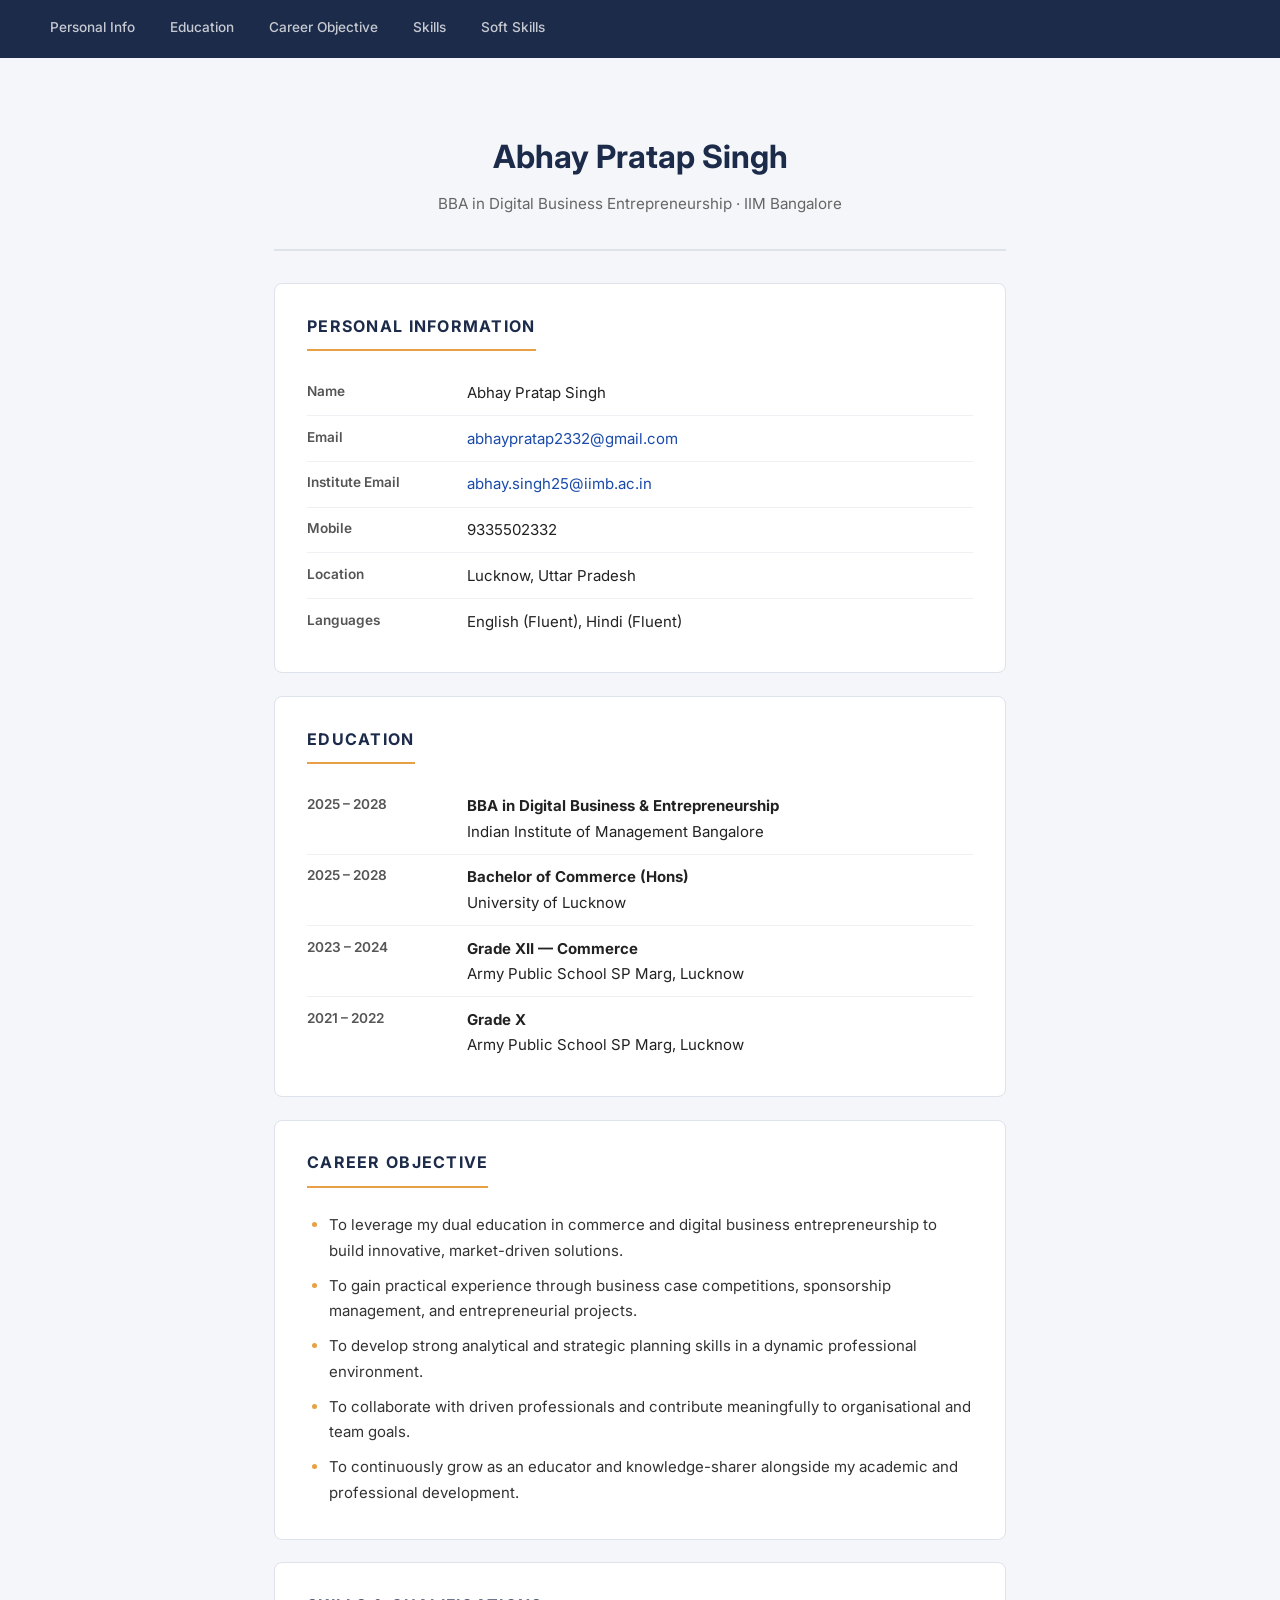
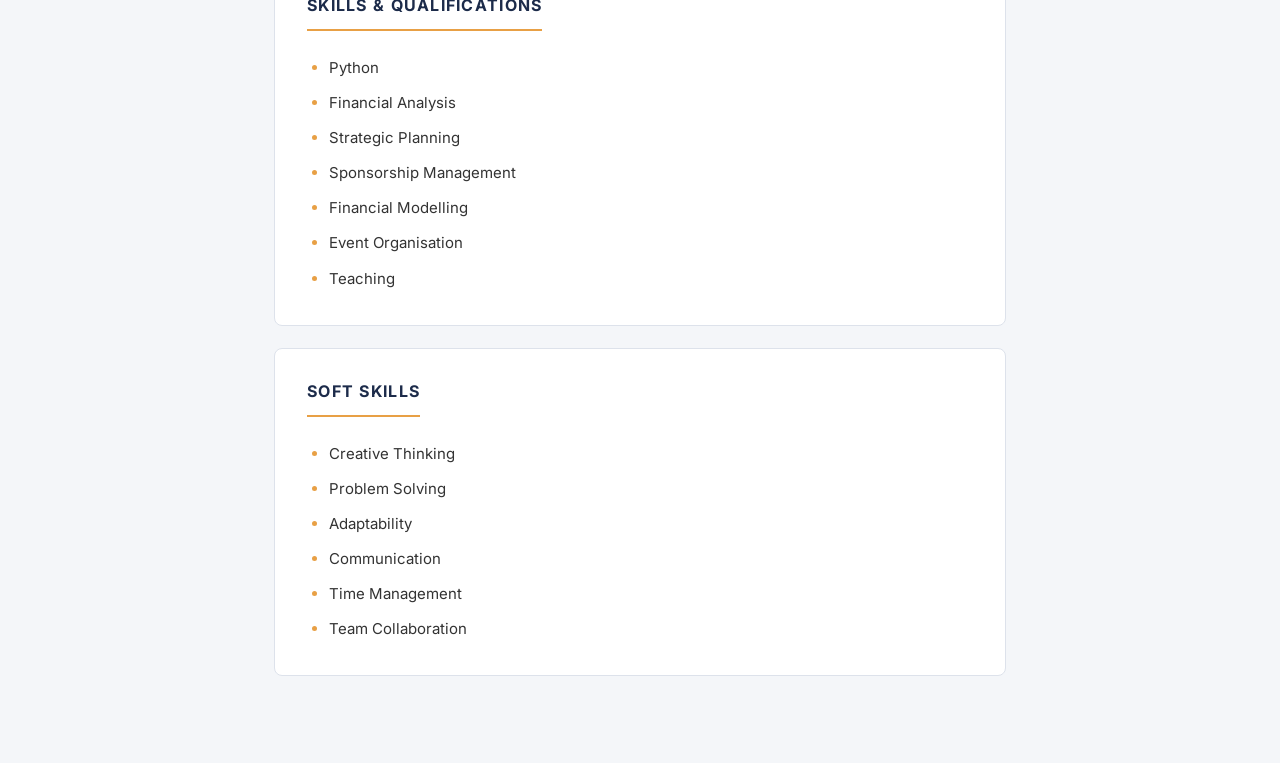
<file: index.html>
<!DOCTYPE html>
<html lang="en">
<head>
  <meta charset="UTF-8" />
  <meta name="viewport" content="width=device-width, initial-scale=1.0" />
  <title>Abhay Pratap Singh</title>
  <link href="https://fonts.googleapis.com/css2?family=Inter:wght@400;500;600;700&display=swap" rel="stylesheet" />
  <link rel="stylesheet" href="style.css" />
</head>
<body>

  <!-- NAV -->
  <nav class="navbar">
    <a href="#personal-info">Personal Info</a>
    <a href="#education">Education</a>
    <a href="#career-objective">Career Objective</a>
    <a href="#skills">Skills</a>
    <a href="#soft-skills">Soft Skills</a>
  </nav>

  <div class="container">

    <!-- HEADER -->
    <header class="header">
      <h1>Abhay Pratap Singh</h1>
      <p>BBA in Digital Business Entrepreneurship · IIM Bangalore</p>
    </header>

    <!-- PERSONAL INFO -->
    <section id="personal-info">
      <h2>Personal Information</h2>
      <table>
        <tr><td class="label">Name</td><td>Abhay Pratap Singh</td></tr>
        <tr><td class="label">Email</td><td><a href="mailto:abhaypratap2332@gmail.com">abhaypratap2332@gmail.com</a></td></tr>
        <tr><td class="label">Institute Email</td><td><a href="mailto:abhay.singh25@iimb.ac.in">abhay.singh25@iimb.ac.in</a></td></tr>
        <tr><td class="label">Mobile</td><td>9335502332</td></tr>
        <tr><td class="label">Location</td><td>Lucknow, Uttar Pradesh</td></tr>
        <tr><td class="label">Languages</td><td>English (Fluent), Hindi (Fluent)</td></tr>
      </table>
    </section>

    <!-- EDUCATION -->
    <section id="education">
      <h2>Education</h2>
      <table>
        <tr>
          <td class="label">2025 – 2028</td>
          <td><strong>BBA in Digital Business &amp; Entrepreneurship</strong><br>Indian Institute of Management Bangalore</td>
        </tr>
        <tr>
          <td class="label">2025 – 2028</td>
          <td><strong>Bachelor of Commerce (Hons)</strong><br>University of Lucknow</td>
        </tr>
        <tr>
          <td class="label">2023 – 2024</td>
          <td><strong>Grade XII — Commerce</strong><br>Army Public School SP Marg, Lucknow</td>
        </tr>
        <tr>
          <td class="label">2021 – 2022</td>
          <td><strong>Grade X</strong><br>Army Public School SP Marg, Lucknow</td>
        </tr>
      </table>
    </section>

    <!-- CAREER OBJECTIVE -->
    <section id="career-objective">
      <h2>Career Objective</h2>
      <ul>
        <li>To leverage my dual education in commerce and digital business entrepreneurship to build innovative, market-driven solutions.</li>
        <li>To gain practical experience through business case competitions, sponsorship management, and entrepreneurial projects.</li>
        <li>To develop strong analytical and strategic planning skills in a dynamic professional environment.</li>
        <li>To collaborate with driven professionals and contribute meaningfully to organisational and team goals.</li>
        <li>To continuously grow as an educator and knowledge-sharer alongside my academic and professional development.</li>
      </ul>
    </section>

    <!-- SKILLS -->
    <section id="skills">
      <h2>Skills &amp; Qualifications</h2>
      <ul>
        <li>Python</li>
        <li>Financial Analysis</li>
        <li>Strategic Planning</li>
        <li>Sponsorship Management</li>
        <li>Financial Modelling</li>
        <li>Event Organisation</li>
        <li>Teaching</li>
      </ul>
    </section>

    <!-- SOFT SKILLS -->
    <section id="soft-skills">
      <h2>Soft Skills</h2>
      <ul>
        <li>Creative Thinking</li>
        <li>Problem Solving</li>
        <li>Adaptability</li>
        <li>Communication</li>
        <li>Time Management</li>
        <li>Team Collaboration</li>
      </ul>
    </section>

  </div>

</body>
</html>
</file>
<file: style.css>
/* ── Base ── */
* { box-sizing: border-box; margin: 0; padding: 0; }

body {
  font-family: 'Inter', sans-serif;
  background: #f4f6f9;
  color: #222;
  font-size: 15px;
  line-height: 1.7;
}

a { color: #1a4aaa; text-decoration: none; }
a:hover { text-decoration: underline; }

/* ── Navbar ── */
.navbar {
  background: #1c2b4a;
  padding: 0 2rem;
  display: flex;
  gap: 0;
  position: sticky;
  top: 0;
  z-index: 10;
}

.navbar a {
  color: rgba(255,255,255,0.75);
  padding: 1rem 1.1rem;
  font-size: 0.85rem;
  font-weight: 500;
  display: inline-block;
  border-bottom: 3px solid transparent;
  transition: color 0.2s, border-color 0.2s;
}

.navbar a:hover {
  color: #fff;
  border-bottom-color: #e8a045;
  text-decoration: none;
}

/* ── Container ── */
.container {
  max-width: 780px;
  margin: 0 auto;
  padding: 2rem 1.5rem 4rem;
}

/* ── Header ── */
.header {
  text-align: center;
  padding: 2.5rem 0 2rem;
  border-bottom: 2px solid #dde2eb;
  margin-bottom: 2rem;
}

.header h1 {
  font-size: 2rem;
  font-weight: 700;
  color: #1c2b4a;
  margin-bottom: 0.4rem;
}

.header p {
  color: #666;
  font-size: 0.95rem;
}

/* ── Sections ── */
section {
  background: #fff;
  border: 1px solid #dde2eb;
  border-radius: 8px;
  padding: 1.8rem 2rem;
  margin-bottom: 1.4rem;
}

section h2 {
  font-size: 1rem;
  font-weight: 700;
  text-transform: uppercase;
  letter-spacing: 0.08em;
  color: #1c2b4a;
  margin-bottom: 1.2rem;
  padding-bottom: 0.6rem;
  border-bottom: 2px solid #e8a045;
  display: inline-block;
}

/* ── Tables ── */
table {
  width: 100%;
  border-collapse: collapse;
}

tr {
  border-bottom: 1px solid #eef0f4;
}

tr:last-child { border-bottom: none; }

td {
  padding: 0.6rem 0;
  vertical-align: top;
}

td.label {
  width: 160px;
  font-weight: 600;
  color: #555;
  font-size: 0.85rem;
  padding-right: 1rem;
}

/* ── Lists ── */
ul {
  padding-left: 1.4rem;
  list-style: disc;
}

ul li {
  padding: 0.3rem 0;
  color: #333;
}

ul li::marker { color: #e8a045; }

/* ── Responsive ── */
@media (max-width: 600px) {
  .navbar { flex-wrap: wrap; padding: 0 0.5rem; }
  .navbar a { padding: 0.7rem 0.7rem; font-size: 0.78rem; }
  section { padding: 1.2rem 1rem; }
  td.label { width: 120px; }
}
</file>
